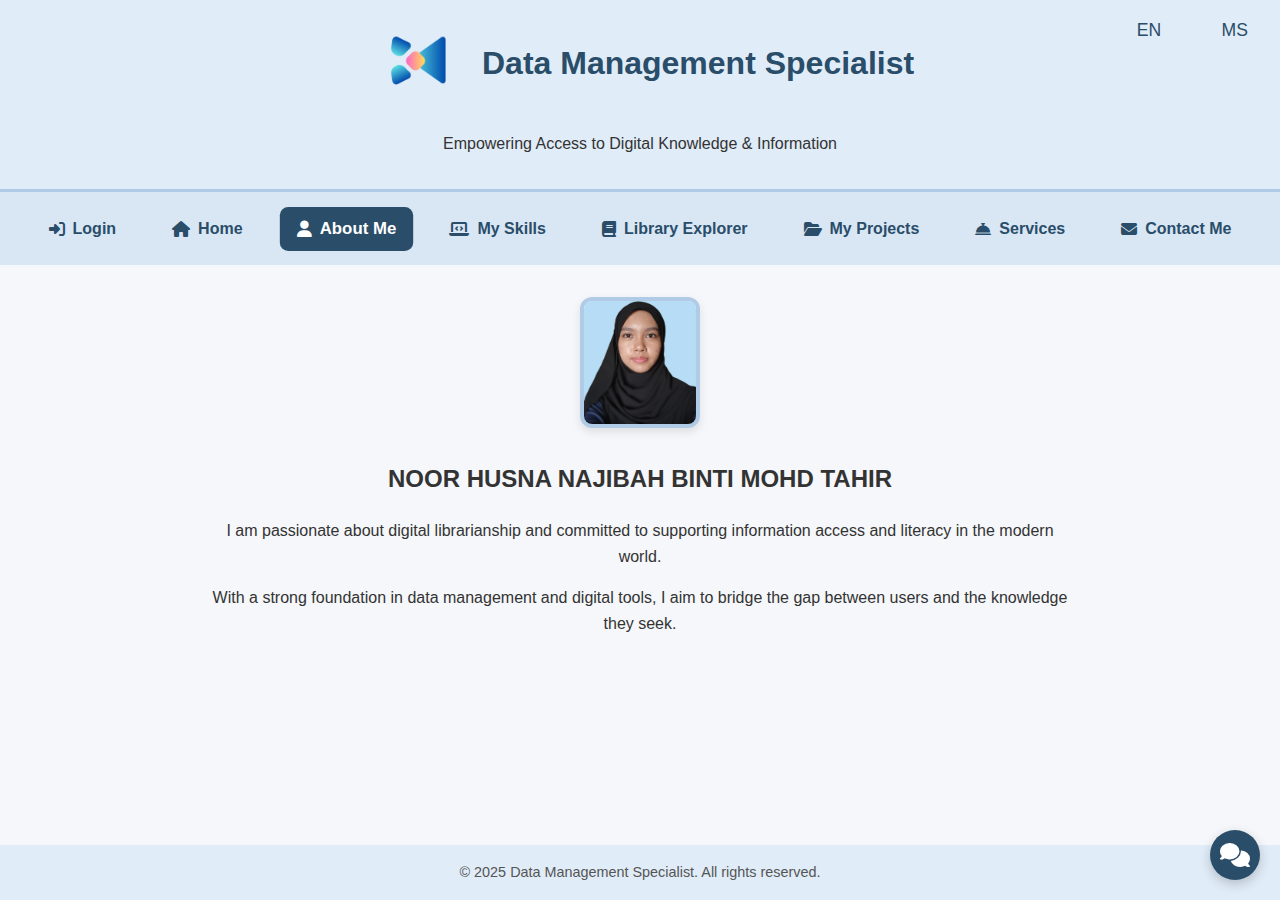
<file: about.html>
<!DOCTYPE html>
<html lang="en">
<head>
  <meta charset="UTF-8" />
  <meta name="viewport" content="width=device-width, initial-scale=1.0"/>
  <title data-lang="about_title">About Me - Professional Librarian</title>
  <link rel="stylesheet" href="style.css" />
  <link rel="stylesheet" href="https://cdnjs.cloudflare.com/ajax/libs/font-awesome/6.5.0/css/all.min.css" />
</head>
<body>

<!-- Chatbox Toggle Button -->
<button class="chatbox-toggle" onclick="toggleChatbox()">
  <i class="fas fa-comments"></i>
</button>

<!-- Chatbox -->
<div class="chatbox" id="chatbox" style="display: none;">
  <div class="chatbox-header">
  <i class="fas fa-robot"></i> <span data-lang="chat_title">Chat with us</span>
  <button onclick="clearChatbox()" class="chatbox-clear" title="Clear Chat"><i class="fas fa-trash-alt"></i></button>
  <button onclick="toggleChatbox()" class="chatbox-close"><i class="fas fa-times"></i></button>
</div>
  <div class="chatbox-body">
    <p data-lang="chat_greet">Hello! How can I help you today?</p>
  </div>
  <div class="chatbox-input">
    <input type="text" placeholder="Type a message..." />
    <button><i class="fas fa-paper-plane"></i></button>
  </div>
</div>

<script>
  function toggleChatbox() {
    const box = document.getElementById('chatbox');
    box.style.display = (box.style.display === 'none' || box.style.display === '') ? 'flex' : 'none';
  }
</script>

<header>
  <h1>
  <img src="logo.png" alt="Logo" class="site-logo" />
  <span data-lang="site_title">Professional Librarian</span>
</h1>
  <p data-lang="site_tagline1">Empowering Access to Digital Knowledge & Information</p>
  
</header>

<nav>
  <a href="login.html"><i class="fas fa-sign-in-alt"></i> <span data-lang="login">Login</span></a>
  <a href="index.html"><i class="fas fa-home"></i> <span data-lang="home">Home</span></a>
  <a href="about.html" class="active"><i class="fas fa-user"></i> <span data-lang="about">About Me</span></a>
  <a href="skills.html"><i class="fas fa-laptop-code"></i> <span data-lang="skills">My Skills</span></a>
  <a href="library.html"><i class="fas fa-book"></i> <span data-lang="library">Library Explorer</span></a>
  <a href="projects.html"><i class="fas fa-folder-open"></i> <span data-lang="projects">My Projects</span></a>
  <a href="services.html"><i class="fas fa-concierge-bell"></i> <span data-lang="services">Services</span></a>
  <a href="contact.html"><i class="fas fa-envelope"></i> <span data-lang="contact">Contact Me</span></a>
</nav>

<main>
  <section class="about-section">
    <div class="profile-container">
    <img src="me.jpg" alt="My Photo" class="profile-pic" />
  </div>
    <h2 data-lang="aboutHeading">NOOR HUSNA NAJIBAH BINTI MOHD TAHIR</h2>
    <p data-lang="aboutIntro">
      I am passionate about digital librarianship and committed to supporting information access and literacy in the modern world.
    </p>
    <p data-lang="aboutDetails">
      With a strong foundation in data management and digital tools, I aim to bridge the gap between users and the knowledge they seek.
    </p>
  </section>
</main>

<footer>
  &copy; 2025 <span data-lang="site_title_footer">Professional Librarian</span>. <span data-lang="footer_rights">All rights reserved.</span>
</footer>

<!-- Language Switch Buttons -->
<div class="lang-switch">
  <button onclick="switchLang('en')">EN</button>
  <button onclick="switchLang('ms')">MS</button>
</div>

<!-- JavaScript -->
<script>
  function toggleChatbox() {
    const box = document.getElementById('chatbox');
    box.style.display = (box.style.display === 'none' || box.style.display === '') ? 'flex' : 'none';
  }
</script>
<script src="lang.js"></script>
<script src="script.js"></script>
</body>
</html>
</file>
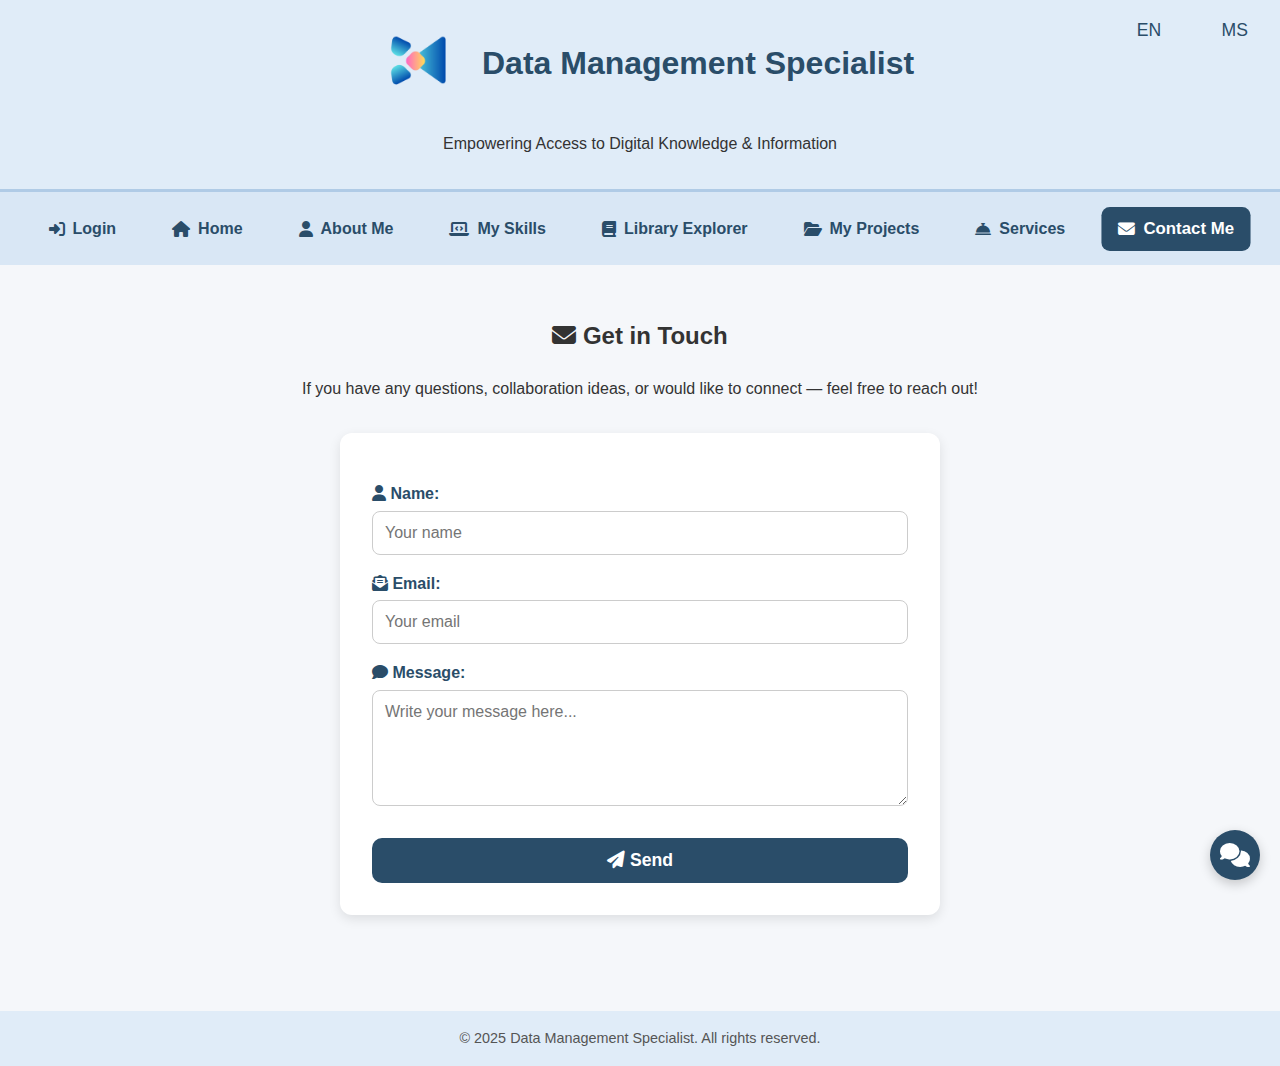
<file: contact.html>
<!DOCTYPE html> 
<html lang="en">
<head>
  <meta charset="UTF-8" />
  <meta name="viewport" content="width=device-width, initial-scale=1.0"/>
  <title data-lang= "contact_page_title">Contact - Professional Librarian</title>
  <link rel="stylesheet" href="style.css" />
  <link rel="stylesheet" href="https://cdnjs.cloudflare.com/ajax/libs/font-awesome/6.5.0/css/all.min.css" />
</head>
<body>
    <!-- Chatbox Toggle Button -->
<button class="chatbox-toggle" onclick="toggleChatbox()">
  <i class="fas fa-comments"></i>
</button>

<!-- Chatbox -->
<div class="chatbox" id="chatbox" style="display: none;">
  <div class="chatbox-header">
  <i class="fas fa-robot"></i> <span data-lang="chat_title">Chat with us</span>
  <button onclick="clearChatbox()" class="chatbox-clear" title="Clear Chat"><i class="fas fa-trash-alt"></i></button>
  <button onclick="toggleChatbox()" class="chatbox-close"><i class="fas fa-times"></i></button>
</div>
  <div class="chatbox-body">
    <p data-lang="chat_greet">Hello! How can I help you today?</p>
  </div>
  <div class="chatbox-input">
    <input type="text" placeholder="Type a message..." />
    <button><i class="fas fa-paper-plane"></i></button>
  </div>
</div>

<script>
  function toggleChatbox() {
    const box = document.getElementById('chatbox');
    box.style.display = (box.style.display === 'none' || box.style.display === '') ? 'flex' : 'none';
  }
  </script>
  
<header>
  <h1>
  <img src="logo.png" alt="Logo" class="site-logo" />
  <span data-lang="site_title">Professional Librarian</span>
</h1>
  <p data-lang="site_tagline1">Empowering Access to Digital Knowledge & Information</p>

</header>


  <nav>
    <a href="login.html"><i class="fas fa-sign-in-alt"></i> <span data-lang="login">Login</span></a>
    <a href="index.html"><i class="fas fa-home"></i> <span data-lang="home">Home</span></a>
    <a href="about.html"><i class="fas fa-user"></i> <span data-lang="about">About Me</span></a>
    <a href="skills.html"><i class="fas fa-laptop-code"></i> <span data-lang="skills">My Skills</span></a>
    <a href="library.html"><i class="fas fa-book"></i> <span data-lang="library">Library Explorer</span></a>
    <a href="projects.html"><i class="fas fa-folder-open"></i> <span data-lang="projects">My Projects</span></a>
    <a href="services.html"><i class="fas fa-concierge-bell"></i> <span data-lang="services">Services</span></a>
    <a href="contact.html" class="active"><i class="fas fa-envelope"></i> <span data-lang="contact">Contact Me</span></a>
  </nav>

  <main class="fade-in">
    <h2><i class="fas fa-envelope"></i> <span data-lang="contact_heading">Get in Touch</span></h2>
    <p data-lang="contact_description">If you have any questions, collaboration ideas, or would like to connect — feel free to reach out!</p>

    <form action="#" method="POST" class="contact-form">
      <label for="name"><i class="fas fa-user"></i> <span data-lang="form_name_label">Name</span>:</label>
      <input type="text" id="name" name="name" data-lang="form_name_placeholder" placeholder="Your name" required />

      <label for="email"><i class="fas fa-envelope-open-text"></i> <span data-lang="form_email_label">Email</span>:</label>
      <input type="email" id="email" name="email" data-lang="form_email_placeholder" placeholder="Your email" required />

      <label for="message"><i class="fas fa-comment"></i> <span data-lang="form_message_label">Message</span>:</label>
      <textarea id="message" name="message" rows="5" data-lang="form_message_placeholder" placeholder="Write your message here..." required></textarea>

      <button type="submit"><i class="fas fa-paper-plane"></i> <span data-lang= "form_button">Send</span></button>
    </form>
  </main>

  <footer>
     &copy; 2025 <span data-lang="site_title_footer">Professional Librarian</span>. <span data-lang="footer_rights">All rights reserved.</span>
  </footer>

    <div class="lang-switch">
    <button onclick="switchLang('en')">EN</button>
    <button onclick="switchLang('ms')">MS</button>
  </div>
  </body>
  <!-- Pautan ke skrip bahasa -->
<script src="lang.js"></script>
<script src="script.js"></script>

</body>
</html>
</file>
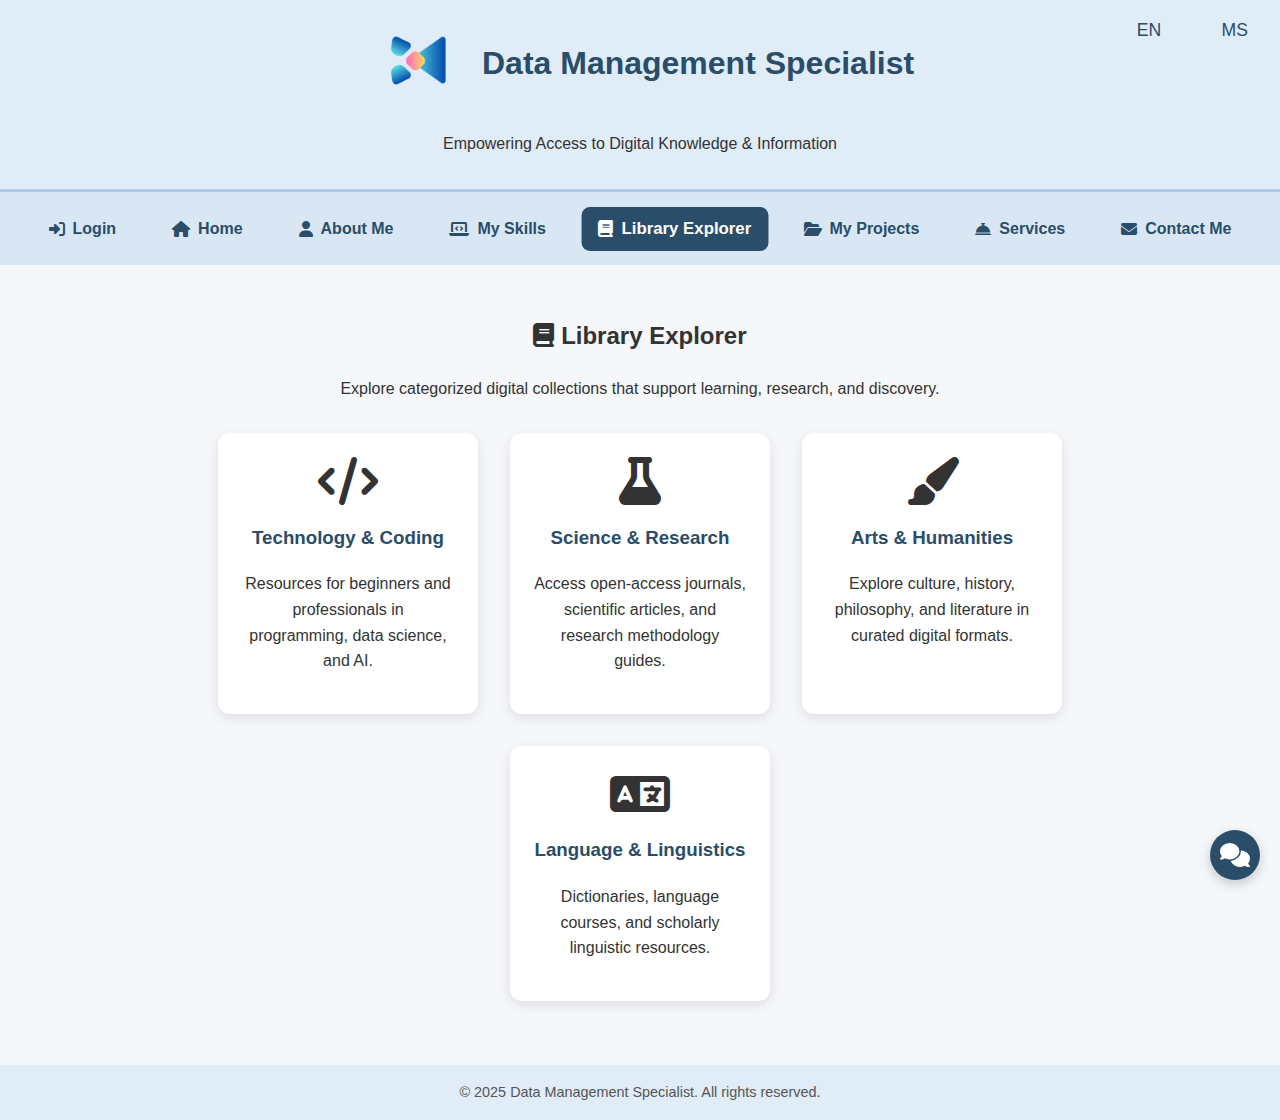
<file: library.html>
<!DOCTYPE html>
<html lang="en">
<head>
  <meta charset="UTF-8" />
  <meta name="viewport" content="width=device-width, initial-scale=1.0"/>
  <title data-lang="library">Library Explorer - Professional Librarian</title>
  <link rel="stylesheet" href="style.css">
  <link rel="stylesheet" href="https://cdnjs.cloudflare.com/ajax/libs/font-awesome/6.5.0/css/all.min.css">
</head>
<body>

<!-- Chatbox Toggle Button -->
<button class="chatbox-toggle" onclick="toggleChatbox()">
  <i class="fas fa-comments"></i>
</button>

<!-- Chatbox -->
<div class="chatbox" id="chatbox" style="display: none;">
  <div class="chatbox-header">
  <i class="fas fa-robot"></i> <span data-lang="chat_title">Chat with us</span>
  <button onclick="clearChatbox()" class="chatbox-clear" title="Clear Chat"><i class="fas fa-trash-alt"></i></button>
  <button onclick="toggleChatbox()" class="chatbox-close"><i class="fas fa-times"></i></button>
</div>
  <div class="chatbox-body">
    <p data-lang="chat_greet">Hello! How can I help you today?</p>
  </div>
  <div class="chatbox-input">
    <input type="text" placeholder="Type a message..." />
    <button><i class="fas fa-paper-plane"></i></button>
  </div>
</div>

<script>
  function toggleChatbox() {
    const box = document.getElementById('chatbox');
    box.style.display = (box.style.display === 'none' || box.style.display === '') ? 'flex' : 'none';
  }
</script>

<header>
  <h1>
  <img src="logo.png" alt="Logo" class="site-logo" />
  <span data-lang="site_title">Professional Librarian</span>
</h1>
  <p data-lang="site_tagline1">Empowering Access to Digital Knowledge & Information</p>
  
</header>

<nav>
  <a href="login.html"><i class="fas fa-sign-in-alt"></i> Login</a>
  <a href="index.html"><i class="fas fa-home"></i> Home</a>
  <a href="about.html"><i class="fas fa-user"></i> About Me</a>
  <a href="skills.html"><i class="fas fa-laptop-code"></i> My Skills</a>
  <a href="library.html" class="active"><i class="fas fa-book"></i> <span data-lang="library">Library Explorer</span></a>
  <a href="projects.html"><i class="fas fa-folder-open"></i> My Projects</a>
  <a href="services.html"><i class="fas fa-concierge-bell"></i> Services</a>
  <a href="contact.html"><i class="fas fa-envelope"></i> Contact Me</a>
</nav>

<main class="fade-in">
  <h2><i class="fas fa-book"></i> <span data-lang= "librray">Library Explorer</span></h2>
  <p data-lang="explore_description">Explore categorized digital collections that support learning, research, and discovery.</p>

  <section style="display: flex; flex-wrap: wrap; justify-content: center; gap: 2rem; margin-top: 2rem;">
    <div class="collection-card">
      <i class="fas fa-code fa-3x"></i>
      <h3 data-lang= "techcode">Technology & Coding</h3>
      <p data-lang="resources">Resources for beginners and professionals in programming, data science, and AI.</p>
    </div>

    <div class="collection-card">
      <i class="fas fa-flask fa-3x"></i>
      <h3 data-lang="sciresea">Science & Research</h3>
      <p data-lang="accopen">Access open-access journals, scientific articles, and research methodology guides.</p>
    </div>

    <div class="collection-card">
      <i class="fas fa-paint-brush fa-3x"></i>
      <h3 data-lang="artshu">Arts & Humanities</h3>
      <p data-lang= "culture">Explore culture, history, philosophy, and literature in curated digital formats.</p>
    </div>

    <div class="collection-card">
      <i class="fas fa-language fa-3x"></i>
      <h3 data-lang="linguistics">Languages & Linguistics</h3>
      <p data-lang="dictionaries">Dictionaries, language courses, and scholarly linguistic resources.</p>
    </div>
  </section>
</main>

<footer>
 &copy; 2025 <span data-lang="site_title_footer">Professional Librarian</span>. <span data-lang="footer_rights">All rights reserved.</span>
</footer>

<!-- Language Switch -->
<div class="lang-switch">
  <button onclick="switchLang('en')">EN</button>
  <button onclick="switchLang('ms')">MS</button>
</div>

<!-- Chatbox & Language Script -->
<script>
  function toggleChatbox() {
    const box = document.getElementById('chatbox');
    box.style.display = (box.style.display === 'none' || box.style.display === '') ? 'flex' : 'none';
  }
</script>
<script src="lang.js"></script>
<script src="script.js"></script>

</body>
</html>
</file>
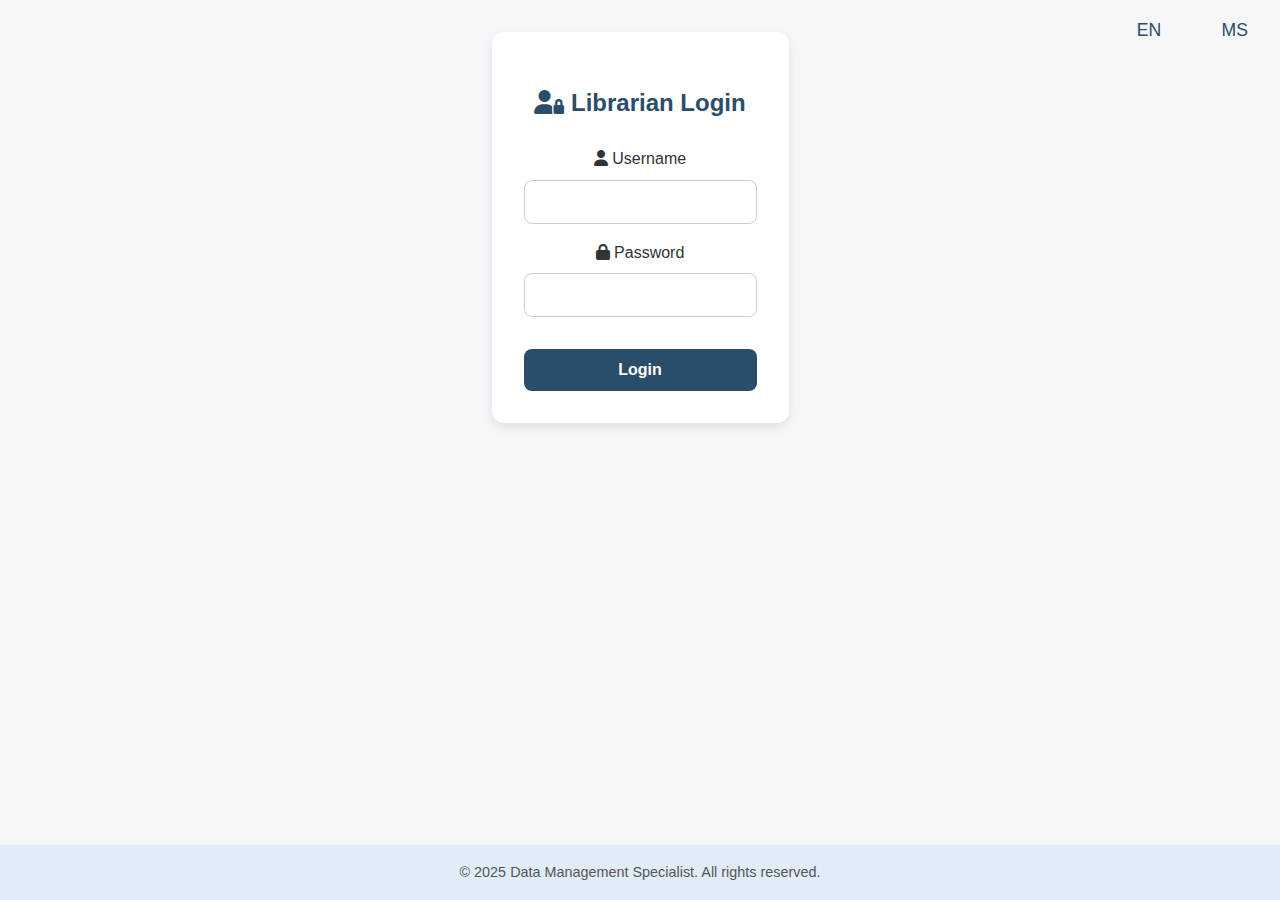
<file: login.html>
<!-- login.html -->
<!DOCTYPE html>
<html lang="en">
<head>
  <meta charset="UTF-8">
  <meta name="viewport" content="width=device-width, initial-scale=1.0">
  <title>Login - Professional Librarian</title>
  <link rel="stylesheet" href="style.css">
  <link rel="stylesheet" href="https://cdnjs.cloudflare.com/ajax/libs/font-awesome/6.5.0/css/all.min.css">
</head>
<body>

  <main>
    <div class="login-container">
    <h2><i class="fas fa-user-lock"></i> <span data-lang="librarian_login">Librarian Login</span></h2>
    <form onsubmit="return validateLogin()">
      <div class="form-group">
        <label for="username"><i class="fas fa-user"></i> <span data-lang="username">Username</span></label>
        <input type="text" id="username" required />
      </div>
      <div class="form-group">
        <label for="password"><i class="fas fa-lock"></i> <span data-lang="password">Password</span></label>
        <input type="password" id="password" required />
      </div>
      <button type="submit" class="login-btn" data-lang="login_button">Login</button>
      <p id="errorMsg" class="error" style="display: none", data-lang="login_error">Incorrect username or password</p>
    </form>
  </div>

  <script>
    function validateLogin() {
      const username = document.getElementById("username").value.trim();
      const password = document.getElementById("password").value;

      // Tetapkan username dan password yang sah
      const validUser = "librarian";
      const validPass = "digital123";

      if (username === validUser && password === validPass) {
        window.location.href = "index.html"; // Buka laman utama jika betul
        return false;
      } else {
        document.getElementById("errorMsg").style.display = "block";
        return false;
      }
    }
  </script>
  </main>

  <footer>
    &copy; 2025 <span data-lang="site_title_footer">Professional Librarian</span>. <span data-lang="footer_rights">All rights reserved.</span>
  </footer>

  <div class="lang-switch">
    <button onclick="switchLang('en')">EN</button>
    <button onclick="switchLang('ms')">MS</button>
  </div>

  <div class="chatbox">
    <div class="chatbox-header"><i class="fas fa-comments"></i> Chat Support</div>
    <div class="chatbox-body">
      <p>Hello! How can I assist you today?</p>
    </div>
    <div class="chatbox-input">
      <input type="text" placeholder="Type a message...">
      <button><i class="fas fa-paper-plane"></i></button>
    </div>
  </div>
  <!-- Pautan ke skrip bahasa -->
<script src="lang.js"></script>
</body>
</html>
</file>
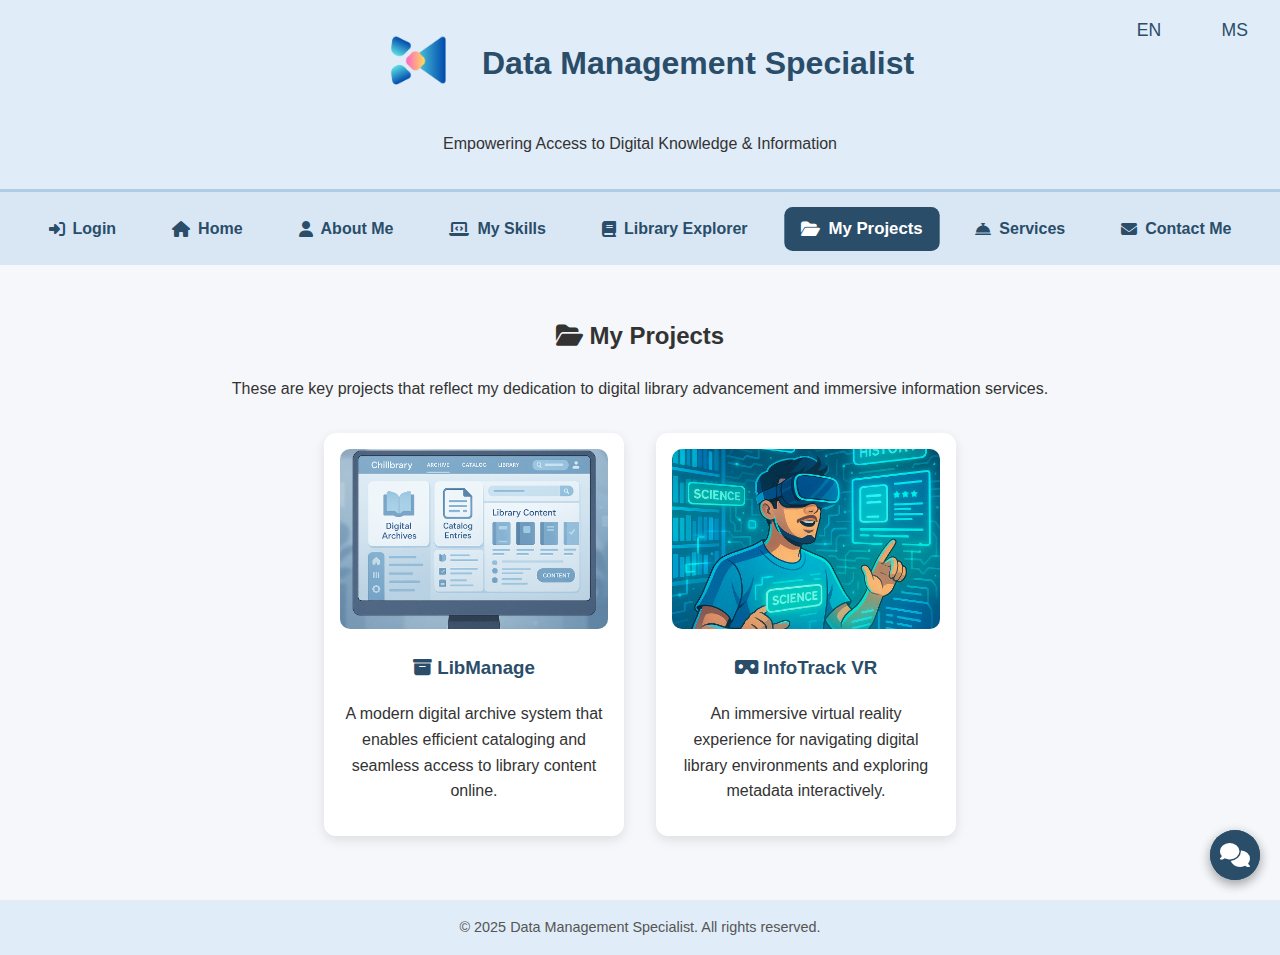
<file: projects.html>
<!DOCTYPE html> 
<html lang="en">
<head>
  <meta charset="UTF-8" />
  <meta name="viewport" content="width=device-width, initial-scale=1.0"/>
  <title data-lang="projects_title">My Projects - Professional Librarian</title>
  <link rel="stylesheet" href="style.css">
  <link rel="stylesheet" href="https://cdnjs.cloudflare.com/ajax/libs/font-awesome/6.5.0/css/all.min.css">
</head>
<body>

  <!-- Chatbox Toggle Button -->
  <button class="chatbox-toggle" onclick="toggleChatbox()">
    <i class="fas fa-comments"></i>
  </button>

  <!-- Chatbox Toggle Button -->
<button class="chatbox-toggle" onclick="toggleChatbox()">
  <i class="fas fa-comments"></i>
</button>

<!-- Chatbox -->
<div class="chatbox" id="chatbox" style="display: none;">
  <div class="chatbox-header">
  <i class="fas fa-robot"></i> <span data-lang="chat_title">Chat with us</span>
  <button onclick="clearChatbox()" class="chatbox-clear" title="Clear Chat"><i class="fas fa-trash-alt"></i></button>
  <button onclick="toggleChatbox()" class="chatbox-close"><i class="fas fa-times"></i></button>
</div>
  <div class="chatbox-body">
    <p data-lang="chat_greet">Hello! How can I help you today?</p>
  </div>
  <div class="chatbox-input">
    <input type="text" placeholder="Type a message..." />
    <button><i class="fas fa-paper-plane"></i></button>
  </div>
</div>

<script>
  function toggleChatbox() {
    const box = document.getElementById('chatbox');
    box.style.display = (box.style.display === 'none' || box.style.display === '') ? 'flex' : 'none';
  }
</script>

  <header>
  <h1>
  <img src="logo.png" alt="Logo" class="site-logo" />
  <span data-lang="site_title">Professional Librarian</span>
  </h1>
    <p data-lang="site_tagline1">Empowering Access to Digital Knowledge & Information</p>
    
  </header>

  <nav>
    <a href="login.html"><i class="fas fa-sign-in-alt"></i> <span data-lang="login">Login</span></a>
    <a href="index.html"><i class="fas fa-home"></i> <span data-lang="home">Home</span></a>
    <a href="about.html"><i class="fas fa-user"></i> <span data-lang="about">About Me</span></a>
    <a href="skills.html"><i class="fas fa-laptop-code"></i> <span data-lang="skills">My Skills</span></a>
    <a href="library.html"><i class="fas fa-book"></i> <span data-lang="library">Library Explorer</span></a>
    <a href="projects.html" class="active"><i class="fas fa-folder-open"></i> <span data-lang="projects">My Projects</span></a>
    <a href="services.html"><i class="fas fa-concierge-bell"></i> <span data-lang="services">Services</span></a>
    <a href="contact.html"><i class="fas fa-envelope"></i> <span data-lang="contact">Contact Me</span></a>
  </nav>

  <main class="fade-in">
    <h2><i class="fas fa-folder-open"></i> <span data-lang="projects">My Projects</span></h2>
    <p data-lang="projects_desc">These are key projects that reflect my dedication to digital library advancement and immersive information services.</p>

    <section style="display: flex; flex-wrap: wrap; justify-content: center; gap: 2rem; margin-top: 2rem;">
      <div class="project-card">
        <img src="libmanage.png" alt="LibManage" />
        <h3><i class="fas fa-archive"></i> LibManage</h3>
        <p data-lang="project_libmanage_desc">A modern digital archive system that enables efficient cataloging and seamless access to library content online.</p>
      </div>

      <div class="project-card">
        <img src="vr.png" alt="InfoTrack VR" />
        <h3><i class="fas fa-vr-cardboard"></i> InfoTrack VR</h3>
        <p data-lang="project_infotrack_desc">An immersive virtual reality experience for navigating digital library environments and exploring metadata interactively.</p>
      </div>
    </section>
  </main>

  <footer>
    &copy; 2025 <span data-lang="site_title_footer">Professional Librarian</span>. <span data-lang="footer_rights">All rights reserved.</span>
  </footer>

  <div class="lang-switch">
    <button onclick="switchLang('en')">EN</button>
    <button onclick="switchLang('ms')">MS</button>
  </div>

  <script src="lang.js"></script>
  <script src="script.js"></script>
</body>
</html>
</file>
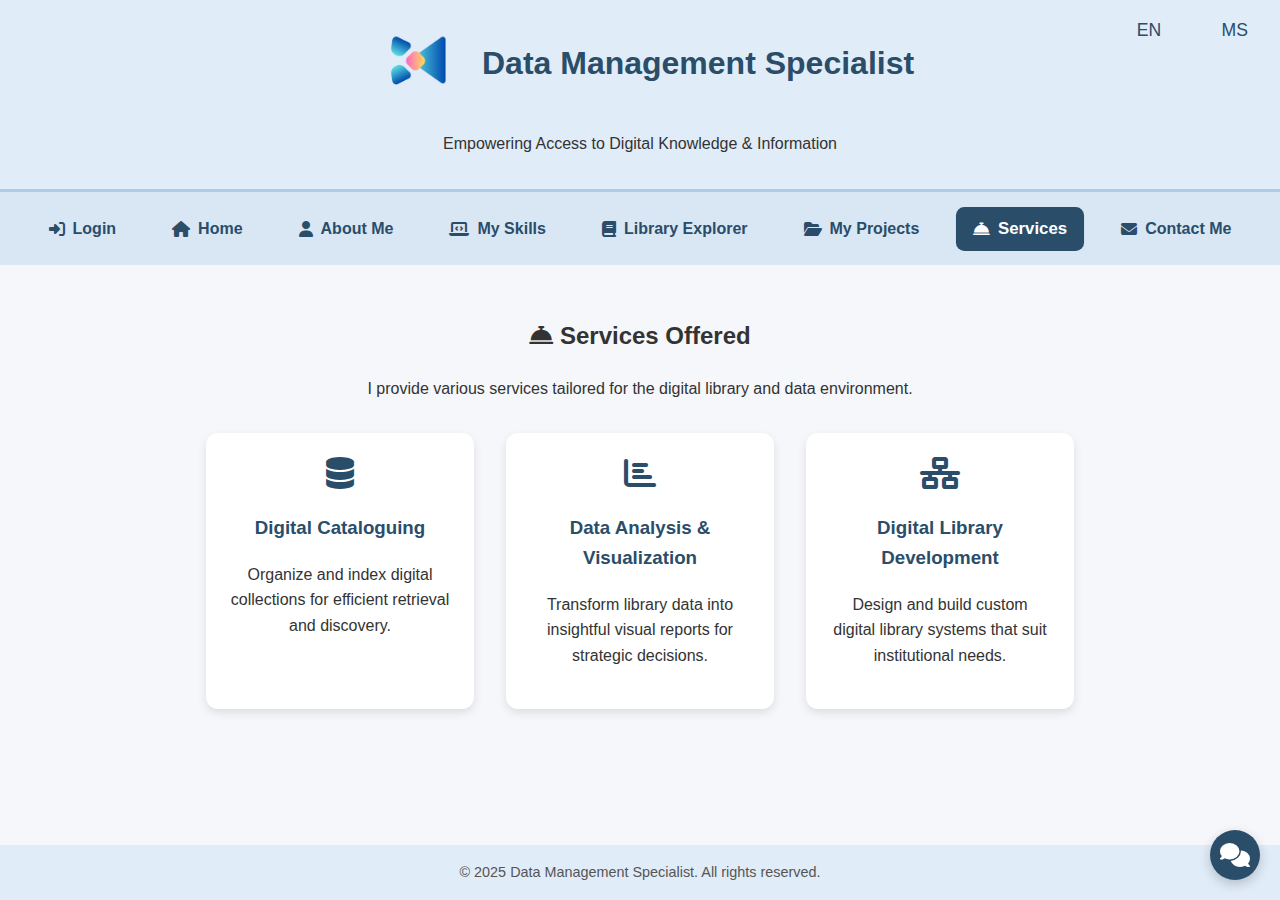
<file: services.html>
<!DOCTYPE html> 
<html lang="en">
<head>
  <meta charset="UTF-8" />
  <meta name="viewport" content="width=device-width, initial-scale=1.0"/>
  <title data-lang="services_page_title">Services - Professional Librarian</title>
  <link rel="stylesheet" href="style.css">
  <link rel="stylesheet" href="https://cdnjs.cloudflare.com/ajax/libs/font-awesome/6.5.0/css/all.min.css">
</head>
<body>
  <!-- Chatbox Toggle Button -->
  <button class="chatbox-toggle" onclick="toggleChatbox()">
    <i class="fas fa-comments"></i>
  </button>

  <!-- Chatbox -->
<div class="chatbox" id="chatbox" style="display: none;">
  <div class="chatbox-header">
  <i class="fas fa-robot"></i> <span data-lang="chat_title">Chat with us</span>
  <button onclick="clearChatbox()" class="chatbox-clear" title="Clear Chat"><i class="fas fa-trash-alt"></i></button>
  <button onclick="toggleChatbox()" class="chatbox-close"><i class="fas fa-times"></i></button>
</div>
  <div class="chatbox-body">
    <p data-lang="chat_greet">Hello! How can I help you today?</p>
  </div>
  <div class="chatbox-input">
    <input type="text" placeholder="Type a message..." />
    <button><i class="fas fa-paper-plane"></i></button>
  </div>
</div>

  <script>
    function toggleChatbox() {
      const box = document.getElementById('chatbox');
      box.style.display = (box.style.display === 'none' || box.style.display === '') ? 'flex' : 'none';
    }
  </script>

  <header>
    <h1>
  <img src="logo.png" alt="Logo" class="site-logo" />
  <span data-lang="site_title">Professional Librarian</span>
</h1>
    <p data-lang="site_tagline1">Empowering Access to Digital Knowledge & Information</p>
    
  </header>

  <nav>
    <a href="login.html"><i class="fas fa-sign-in-alt"></i> <span data-lang="login">Login</span></a>
    <a href="index.html"><i class="fas fa-home"></i> <span data-lang="home">Home</span></a>
    <a href="about.html"><i class="fas fa-user"></i> <span data-lang="about">About Me</span></a>
    <a href="skills.html"><i class="fas fa-laptop-code"></i> <span data-lang="skills">My Skills</span></a>
    <a href="library.html"><i class="fas fa-book"></i> <span data-lang="library">Library Explorer</span></a>
    <a href="projects.html"><i class="fas fa-folder-open"></i> <span data-lang="projects">My Projects</span></a>
    <a href="services.html" class="active"><i class="fas fa-concierge-bell"></i> <span data-lang="services">Services</span></a>
    <a href="contact.html"><i class="fas fa-envelope"></i> <span data-lang="contact">Contact Me</span></a>
  </nav>

  <main class="fade-in">
    <h2><i class="fas fa-concierge-bell"></i> <span data-lang="services_title">Services Offered</span></h2>
    <p data-lang="services_desc">I provide various services tailored for the digital library and data environment.</p>

    <section style="display: flex; flex-wrap: wrap; justify-content: center; gap: 2rem; margin-top: 2rem;">
      <div class="service-card">
        <i class="fas fa-database fa-2x service-icon"></i>
        <h3 data-lang="service1_title">Digital Cataloguing</h3>
        <p data-lang="service1_desc">Organize and index digital collections for efficient retrieval and discovery.</p>
      </div>

      <div class="service-card">
        <i class="fas fa-chart-bar fa-2x service-icon"></i>
        <h3 data-lang="service2_title">Data Analysis & Visualization</h3>
        <p data-lang="service2_desc">Transform library data into insightful visual reports for strategic decisions.</p>
      </div>

      <div class="service-card">
        <i class="fas fa-network-wired fa-2x service-icon"></i>
        <h3 data-lang="service3_title">Digital Library Development</h3>
        <p data-lang="service3_desc">Design and build custom digital library systems that suit institutional needs.</p>
      </div>
    </section>
  </main>

  <footer>
    &copy; 2025 <span data-lang="site_title_footer">Professional Librarian</span>. <span data-lang="footer_rights">All rights reserved.</span>
  </footer>

  <div class="lang-switch">
    <button onclick="switchLang('en')">EN</button>
    <button onclick="switchLang('ms')">MS</button>
  </div>

  <script src="lang.js"></script>
  <script src="script.js"></script>
</body>
</html>
</file>
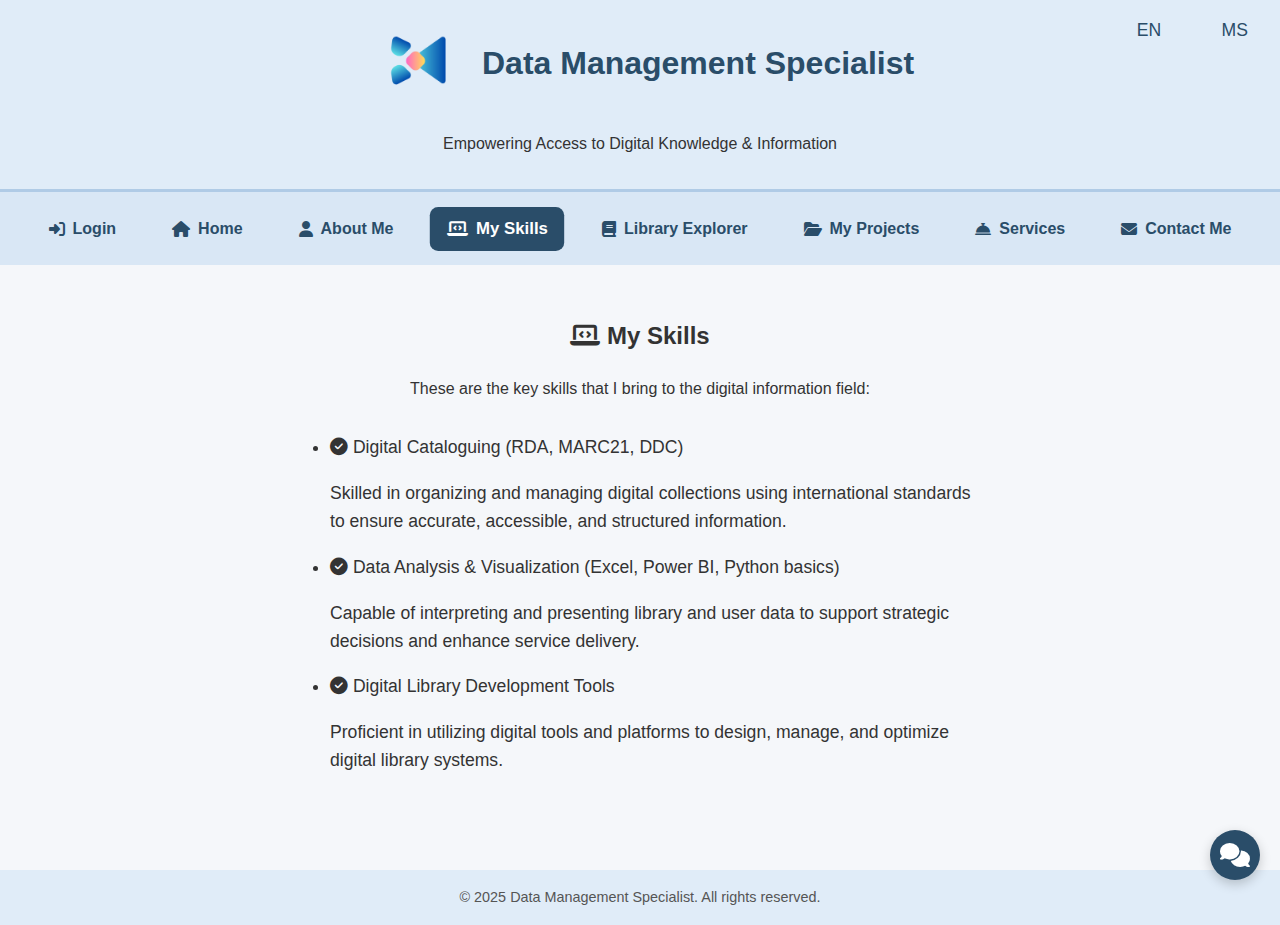
<file: skills.html>
<!DOCTYPE html>
<html lang="en">
<head>
  <meta charset="UTF-8" />
  <meta name="viewport" content="width=device-width, initial-scale=1.0"/>
  <title data-lang="skills">My Skills - Professional Librarian</title>
  <link rel="stylesheet" href="style.css">
  <link rel="stylesheet" href="https://cdnjs.cloudflare.com/ajax/libs/font-awesome/6.5.0/css/all.min.css">
</head>
<body>
<!-- Chatbox Toggle Button -->
<button class="chatbox-toggle" onclick="toggleChatbox()">
  <i class="fas fa-comments"></i>
</button>

<!-- Chatbox -->
<div class="chatbox" id="chatbox" style="display: none;">
  <div class="chatbox-header">
  <i class="fas fa-robot"></i> <span data-lang="chat_title">Chat with us</span>
  <button onclick="clearChatbox()" class="chatbox-clear" title="Clear Chat"><i class="fas fa-trash-alt"></i></button>
  <button onclick="toggleChatbox()" class="chatbox-close"><i class="fas fa-times"></i></button>
</div>
  <div class="chatbox-body">
    <p data-lang="chat_greet">Hello! How can I help you today?</p>
  </div>
  <div class="chatbox-input">
    <input type="text" placeholder="Type a message..." />
    <button><i class="fas fa-paper-plane"></i></button>
  </div>
</div>

<script>
  function toggleChatbox() {
    const box = document.getElementById('chatbox');
    box.style.display = (box.style.display === 'none' || box.style.display === '') ? 'flex' : 'none';
  }
</script>

<header>
  <h1>
  <img src="logo.png" alt="Logo" class="site-logo" />
  <span data-lang="site_title">Professional Librarian</span>
</h1>
  <p data-lang="site_tagline1">Empowering Access to Digital Knowledge & Information</p>
  
</header>

<nav>
  <a href="login.html"><i class="fas fa-sign-in-alt"></i> <span data-lang="login">Login</span></a>
  <a href="index.html"><i class="fas fa-home"></i> <span data-lang="home">Home</span></a>
  <a href="about.html"><i class="fas fa-user"></i> <span data-lang="about">About Me</span></a>
  <a href="skills.html" class="active"><i class="fas fa-laptop-code"></i> <span data-lang="skills">My Skills</span></a>
  <a href="library.html"><i class="fas fa-book"></i> <span data-lang="library">Library Explorer</span></a>
  <a href="projects.html"><i class="fas fa-folder-open"></i> <span data-lang="projects">My Projects</span></a>
  <a href="services.html"><i class="fas fa-concierge-bell"></i> <span data-lang="services">Services</span></a>
  <a href="contact.html"><i class="fas fa-envelope"></i> <span data-lang="contact">Contact Me</span></a>
</nav>

<main class="fade-in">
  <h2><i class="fas fa-laptop-code"></i> <span data-lang="skills">My Skills</span></h2>
  <p data-lang="skills_intro">These are the key skills that I bring to the digital information field:</p>


  <ul style="text-align: left; max-width: 700px; margin: 2rem auto; font-size: 1.1rem;">
    <li><i class="fas fa-check-circle"></i> <span data-lang="catalouging">Digital Cataloguing (RDA, MARC21, DDC)</span></li>
    <p data-lang="skills_1">Skilled in organizing and managing digital collections using international standards to ensure accurate, accessible, and structured information.</p>
    <li><i class="fas fa-check-circle"></i> <span data-lang="analysis">Data Analysis & Visualization (Excel, Power BI, Python basics)</span></li>
    <p data-lang="skills_2"> Capable of interpreting and presenting library and user data to support strategic decisions and enhance service delivery.</p>
    <li><i class="fas fa-check-circle"></i> <span data-lang="tools">Digital Library Development Tools</span></li>
    <p data-lang="skills_3">Proficient in utilizing digital tools and platforms to design, manage, and optimize digital library systems.</p>
    
  </ul>
</main>

<footer>
  &copy; 2025 <span data-lang="site_title_footer">Professional Librarian</span>. <span data-lang="footer_rights">All rights reserved.</span>
</footer>

<div class="lang-switch">
  <button onclick="switchLang('en')">EN</button>
  <button onclick="switchLang('ms')">MS</button>
</div>

<!-- Language Switcher JS -->
<script src="lang.js"></script>
<script src="script.js"></script>

</script>
</body>
</html>
</file>
<file: style.css>
/* Reset & global */
* {
  box-sizing: border-box;
}

body {
  font-family: 'Segoe UI', Tahoma, Geneva, Verdana, sans-serif;
  margin: 0;
  padding: 0;
  background: #f5f7fa;
  color: #333;
  line-height: 1.6;
  min-height: 100vh;
  display: flex;
  flex-direction: column;
}

/* Header */
header {
  background-color: #e0ecf8;
  padding: 1rem;
  text-align: center;
  border-bottom: 3px solid #b0cbe6;
}

header h1 {
  margin: 0;
  font-size: 2.0rem;
  color: #2a4d69;
}

header p.tagline {
  font-style: italic;
  color: #4d6a87;
  margin-top: 0.5rem;
}
.site-logo {
  height: 3.1em; /* Saiz lebih besar sedikit dari teks */
  width: auto;
  vertical-align: middle;
  margin-right: 0.5rem;
}


/* Nav */
nav {
  background-color: #d9e7f5;
  display: flex;
  justify-content: center;
  flex-wrap: wrap;
  padding: 1rem 0;
  gap: 1.5rem;
}

nav a {
  color: #2a4d69;
  text-decoration: none;
  font-weight: 600;
  display: flex;
  align-items: center;
  gap: 0.5rem;
  padding: 0.5rem 1rem;
  border-radius: 8px;
  transition: background-color 0.3s ease, transform 0.2s ease;
}

nav a:hover,
nav a.active {
  background-color: #2a4d69;
  color: white;
  transform: scale(1.05);
}

/* Main content */
main {
  flex-grow: 1;
  padding: 2rem 1rem;
  max-width: 900px;
  margin: auto;
  text-align: center;
}

.hero-image {
  max-width: 100%;
  height: auto;
  border-radius: 12px;
  box-shadow: 0 4px 10px rgba(0, 0, 0, 0.1);
  margin: 1.5rem 0;
}

/* Buttons */
.btn,
button {
  cursor: pointer;
  background-color: #2a4d69;
  color: white;
  border: none;
  border-radius: 10px;
  padding: 0.75rem 1.5rem;
  font-size: 1.1rem;
  font-weight: 600;
  transition: background-color 0.3s ease;
}

.btn:hover,
button:hover {
  background-color: #1e3750;
}

/* Footer */
footer {
  background-color: #e0ecf8;
  padding: 1rem;
  text-align: center;
  font-size: 0.9rem;
  color: #555;
  margin-top: 2rem;
}

/* Language switch */
.lang-switch {
  position: absolute;
  top: 0.5rem;
  right: 0.5rem;
  z-index: 800;
}

.lang-switch button {
  background: none;
  border: none;
  font-weight: 500;
  color: #2a4d69;
  cursor: pointer;
  margin-left: 0.5rem;
}

.lang-switch button:hover {
  text-decoration: underline;
}

/* Chatbox toggle button */
.chatbox-toggle {
  position: fixed;
  bottom: 20px;
  right: 20px;
  background-color: #2a4d69;
  color: #fff;
  border: none;
  border-radius: 50%;
  width: 50px;
  height: 50px;
  font-size: 1.5rem;
  cursor: pointer;
  z-index: 1000;
  display: flex;
  align-items: center;
  justify-content: center;
  box-shadow: 0 4px 12px rgba(0, 0, 0, 0.2);
}

.chatbox-toggle:hover {
  background-color: #1e3750;
}

/* Chatbox */
.chatbox {
  position: fixed;
  bottom: 80px;
  right: 20px;
  width: 320px;
  max-height: 400px;
  background: #ffffff;
  border: 1px solid #ccc;
  border-radius: 10px;
  box-shadow: 0 4px 12px rgba(0, 0, 0, 0.15);
  overflow: hidden;
  flex-direction: column;
  display: none;
  z-index: 1000;
}

.chatbox-header {
  background-color: #2a4d69;
  color: #fff;
  padding: 0.5rem 1rem;
  font-weight: bold;
  display: flex;
  justify-content: space-between;
  align-items: center;
}

.chatbox-close {
  background: none;
  border: none;
  color: white;
  font-size: 1rem;
  cursor: pointer;
}

.chatbox-body {
  flex: 1;
  padding: 1rem;
  overflow-y: auto;
  font-size: 0.9rem;
  background-color: #f9fbfc;
}

.chatbox-input {
  border-top: 1px solid #ccc;
  display: flex;
  padding: 0.5rem;
}

.chatbox-input input {
  flex: 1;
  padding: 0.5rem;
  border: 1px solid #ccc;
  border-radius: 5px;
  font-size: 0.95rem;
  margin-right: 0.5rem;
}

.chatbox-input button {
  padding: 0 1rem;
  display: flex;
  align-items: center;
  justify-content: center;
}



/* Animations */
.fade-in {
  animation: fadeIn 0.8s ease-in-out;
}

@keyframes fadeIn {
  from {
    opacity: 0;
    transform: translateY(20px);
  }
  to {
    opacity: 1;
    transform: translateY(0);
  }
}

/* Responsive */
@media (max-width: 600px) {
  nav {
    flex-direction: column;
    gap: 0.75rem;
  }
  main {
    padding: 1rem;
  }
  .chatbox {
    width: 90%;
    right: 5%;
  }
}
.collection-card {
  background: white;
  padding: 1.5rem;
  border-radius: 12px;
  box-shadow: 0 4px 12px rgba(0, 0, 0, 0.1);
  text-align: center;
  max-width: 260px;
  flex: 1 1 250px;
  transition: transform 0.3s ease, box-shadow 0.3s ease;
}

.collection-card:hover {
  transform: translateY(-8px);
  box-shadow: 0 6px 18px rgba(0, 0, 0, 0.15);
}

.collection-card h3 {
  margin-top: 1rem;
  color: #2a4d69;
}
.project-card {
  background: white;
  padding: 1rem;
  border-radius: 12px;
  box-shadow: 0 4px 12px rgba(0, 0, 0, 0.1);
  text-align: center;
  max-width: 300px;
  flex: 1 1 260px;
  transition: transform 0.3s ease, box-shadow 0.3s ease;
}

.project-card:hover {
  transform: translateY(-6px);
  box-shadow: 0 6px 18px rgba(0, 0, 0, 0.15);
}

.project-card img {
  width: 100%;
  height: 180px;
  object-fit: cover;
  border-radius: 10px;
}

.project-card h3 {
  margin-top: 1rem;
  color: #2a4d69;
}
.service-card {
  background: white;
  padding: 1.5rem;
  border-radius: 12px;
  text-align: center;
  max-width: 280px;
  flex: 1 1 240px;
  box-shadow: 0 4px 10px rgba(0, 0, 0, 0.1);
  transition: transform 0.3s ease, box-shadow 0.3s ease;
}

.service-card:hover {
  transform: translateY(-6px);
  box-shadow: 0 6px 16px rgba(0, 0, 0, 0.15);
}

.service-card h3 {
  color: #2a4d69;
  margin-top: 1rem;
}

.service-icon {
  color: #2a4d69;
  margin-bottom: 0.5rem;
}
.contact-form {
  background: #fff;
  padding: 2rem;
  border-radius: 12px;
  max-width: 600px;
  margin: 2rem auto;
  box-shadow: 0 4px 12px rgba(0, 0, 0, 0.1);
  text-align: left;
}

.contact-form label {
  font-weight: 600;
  color: #2a4d69;
  display: block;
  margin-top: 1rem;
}

.contact-form input,
.contact-form textarea {
  width: 100%;
  padding: 0.75rem;
  margin-top: 0.25rem;
  border: 1px solid #ccc;
  border-radius: 8px;
  font-size: 1rem;
  font-family: inherit;
  box-sizing: border-box;
}

.contact-form button {
  margin-top: 1.5rem;
  width: 100%;
  font-size: 1.1rem;
}
/*Login*/

    .login-container {
      background-color: white;
      padding: 2rem;
      border-radius: 12px;
      box-shadow: 0 4px 12px rgba(0,0,0,0.1);
      max-width: 400px;
      width: 100%;
    }
    .login-container h2 {
      text-align: center;
      color: #2a4d69;
      margin-bottom: 1.5rem;
    }
    .form-group {
      margin-bottom: 1rem;
    }
    .form-group label {
      display: block;
      margin-bottom: 0.5rem;
      color: #333;
    }
    .form-group input {
      width: 100%;
      padding: 0.75rem;
      border: 1px solid #ccc;
      border-radius: 8px;
      font-size: 1rem;
    }
    .login-btn {
      width: 100%;
      padding: 0.75rem;
      background-color: #2a4d69;
      color: white;
      border: none;
      border-radius: 8px;
      font-size: 1rem;
      cursor: pointer;
      margin-top: 1rem;
    }
    .login-btn:hover {
      background-color: #1e3750;
    }
    .error {
      color: red;
      text-align: center;
      margin-top: 1rem;
      display: none;
    }
    .profile-container {
  text-align: center;
  margin-bottom: 1.5rem;
}

.profile-pic {
  width: 120px;
  height: auto;
  border-radius: 12px; /* Buat bucu lembut, bukan bulat penuh */
  border: 4px solid #b0cbe6;
  box-shadow: 0 4px 10px rgba(0, 0, 0, 0.1);
}

.user-message {
  text-align: right;
  background-color: #e0f7fa;
  padding: 8px 12px;
  margin: 5px;
  border-radius: 10px;
  max-width: 70%;
  margin-left: auto;
}

.chatbot-reply {
  text-align: left;
  background-color: #f1f1f1;
  padding: 8px 12px;
  margin: 5px;
  border-radius: 10px;
  max-width: 70%;
  margin-right: auto;
}
.chatbox-clear {
  background: transparent;
  border: none;
  color: #999;
  cursor: pointer;
  font-size: 1rem;
  margin-left: 10px;
  margin-right: 5px;
}

.chatbox-clear:hover {
  color: red;
}
</file>
